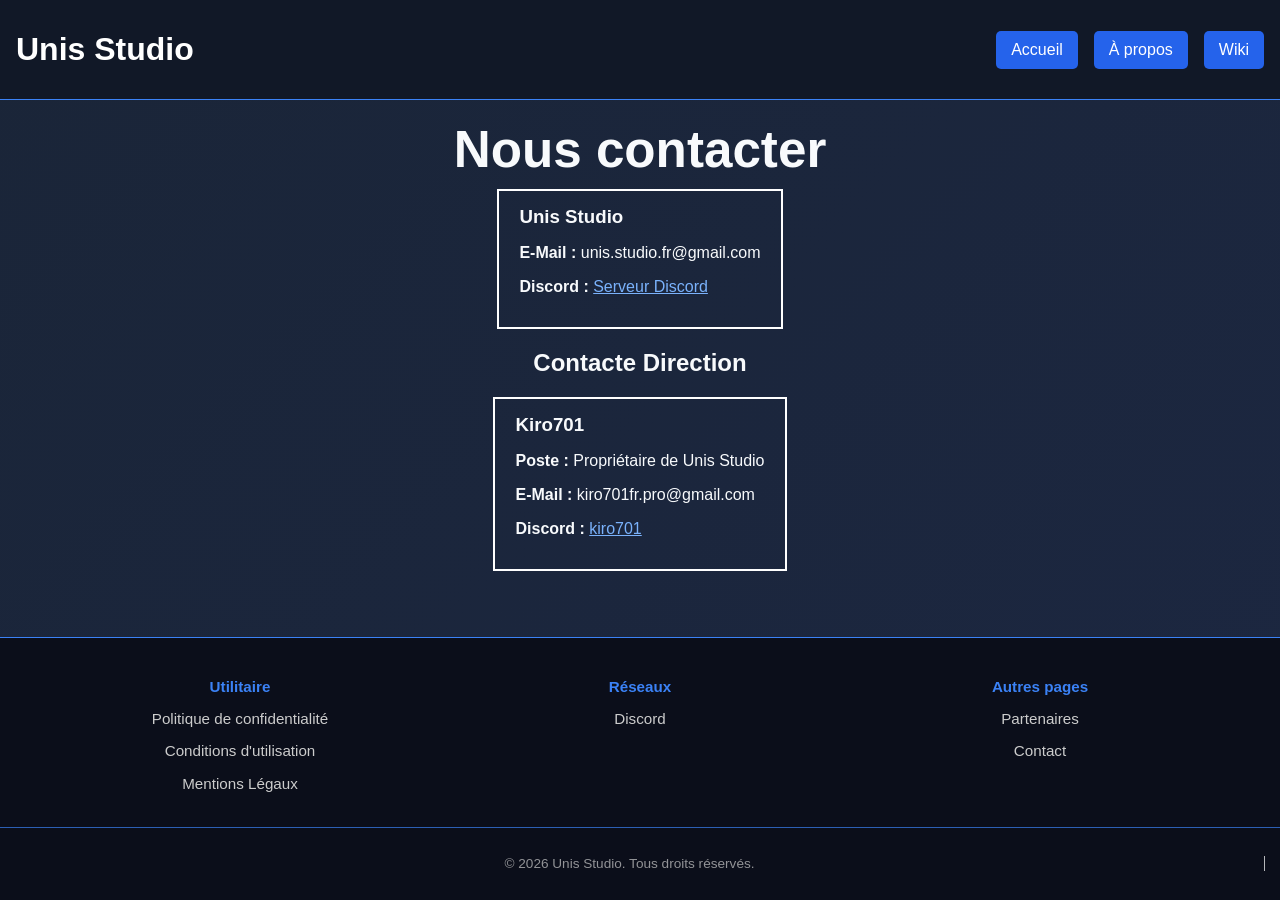
<file: contact.html>
<!DOCTYPE html>
<html lang="fr">
<head>
    <link rel="icon" href="assets/images/logo/UnisStudio.png">
    <meta charset="UTF-8">
    <meta name="viewport" content="width=device-width, initial-scale=1.0">
    <title>Contact • Unis Studio</title>
    <link rel="stylesheet" href="css/style.css">
    <link rel="stylesheet" href="css/layout.css">
    <link rel="stylesheet" href="css/contact.css">
    <!-- Preview Page -->
    <meta property="og:title" content="Unis Studio | By H.M.C.">
    <meta property="og:description" content="Unis Studio est un studio de développement de logiciels et jeux vidéos">
    <meta property="og:type" content="website">
    <meta property="og:url" content="https://unis-studio.github.io/site/assets/images/logo/UnisStudio.png">
</head>
<body>
    <div id="header"></div>

    <main>
        <h1>Nous contacter</h4>
        <div class="contact-perso">
            <h3>Unis Studio</h3>
            <div class="contact-info">
                <p><strong>E-Mail : </strong> unis.studio.fr@gmail.com</p>
                <p><strong>Discord : </strong><a href="https://discord.gg/VnKawrypvf">Serveur Discord</a></p>
            </div>
        </div>
        <h2>Contacte Direction</h3>
        <div class="contact-perso">
            <h3>Kiro701</h2>
            <div class="contact-info">
                <p><strong>Poste : </strong>Propriétaire de Unis Studio</p>
                <p><strong>E-Mail : </strong>kiro701fr.pro@gmail.com</p>
                <p><strong>Discord : </strong><a href="https://discord.com/users/1435740263346864169">kiro701</a></p>
            </div>
        </div>
        
    </main>

    <div id="footer"></div>

    <script src="js/layout.js"></script>
</html>
</file>
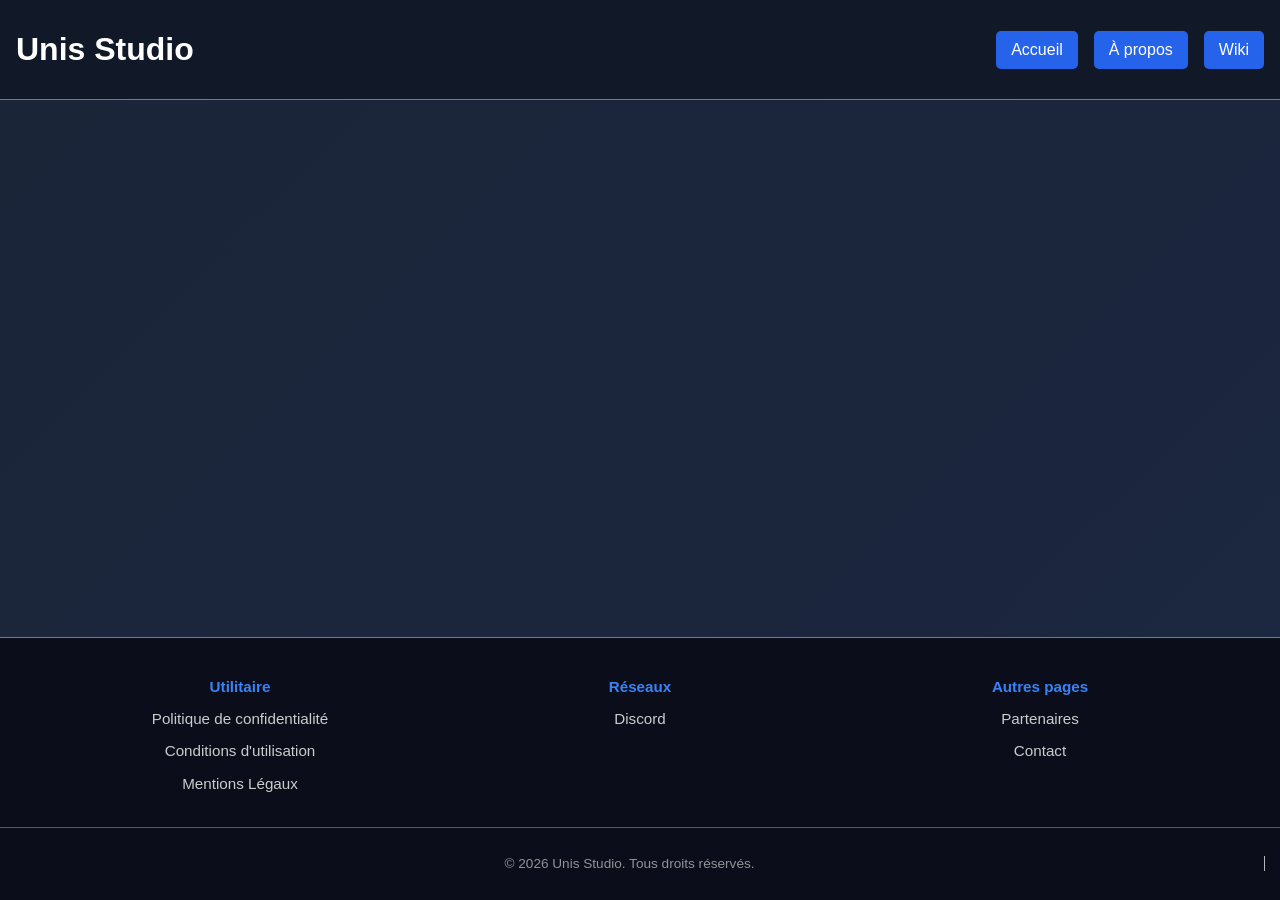
<file: mention.html>
<!DOCTYPE html>
<html lang="fr">
<head>
    <link rel="icon" href="assets/images/logo/Logo_UNIS_Studio-white.png">
    <meta charset="UTF-8">
    <meta name="viewport" content="width=device-width, initial-scale=1.0">
    <title>Mentions légaux • Unis Studio</title>
    <link rel="stylesheet" href="css/style.css">
    <link rel="stylesheet" href="css/layout.css">
    <!-- Preview Page -->
    <meta property="og:title" content="Unis Studio | By H.M.C.">
    <meta property="og:description" content="Unis Studio est un studio de développement de logiciels et jeux vidéos">
    <meta property="og:type" content="website">
    <meta property="og:url" content="https://unis-studio.github.io/site/assets/images/logo/UnisStudio.png">
</head>
<body>
    <div id="header"></div>

    <main>
        
    </main>

    <div id="footer"></div>

    <script src="./js/layout.js"></script>
</html>
</file>
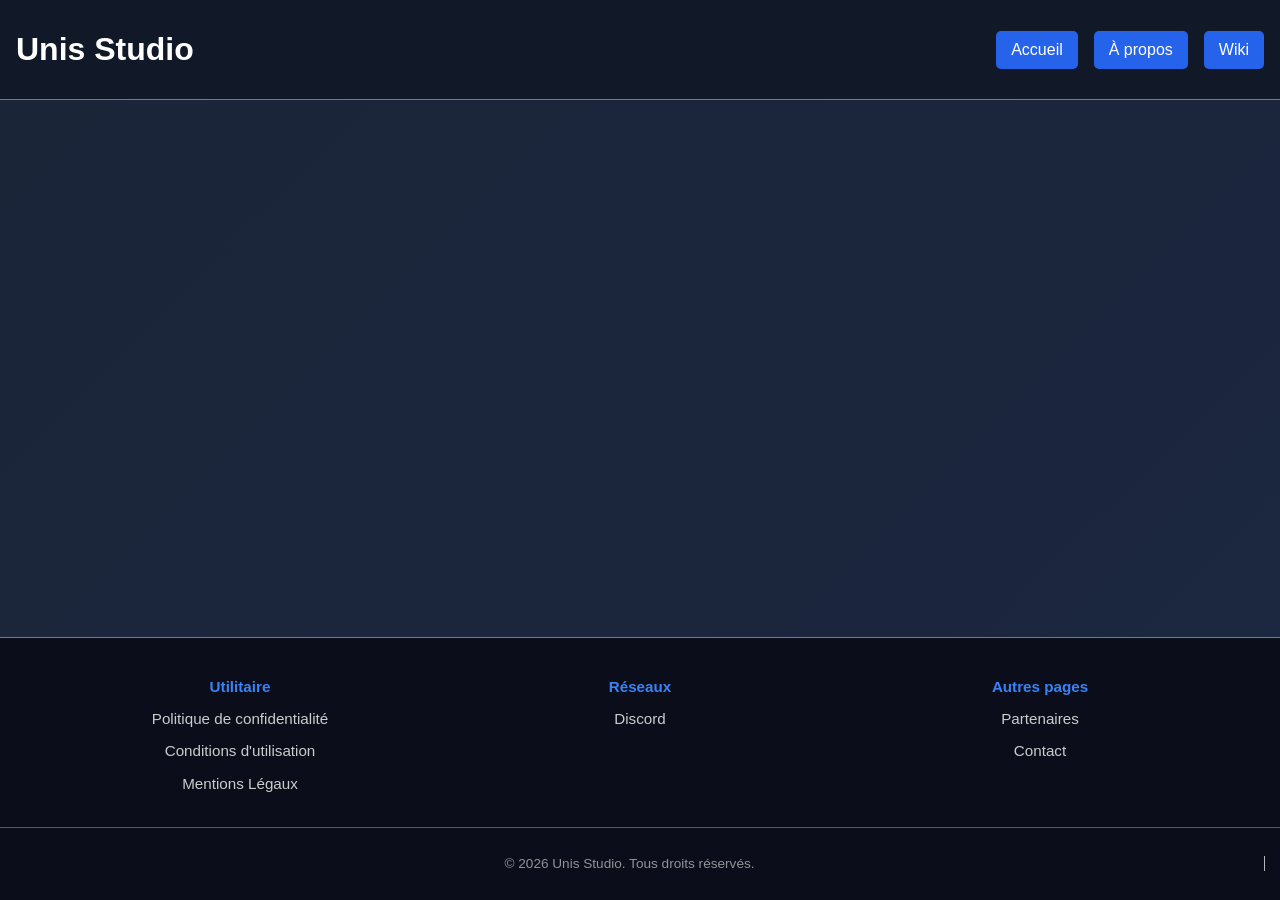
<file: partenaire.html>
<!DOCTYPE html>
<html lang="fr">
<head>
    <link rel="icon" href="assets/images/logo/Logo_UNIS_Studio-white.png">
    <meta charset="UTF-8">
    <meta name="viewport" content="width=device-width, initial-scale=1.0">
    <title>Partenaires • Unis Studio</title>
    <link rel="stylesheet" href="css/style.css">
    <link rel="stylesheet" href="css/layout.css">
</head>
<body>
    <div id="header"></div>

    <main>
        
    </main>

    <div id="footer"></div>

    <script src="./js/layout.js"></script>
</html>
</file>
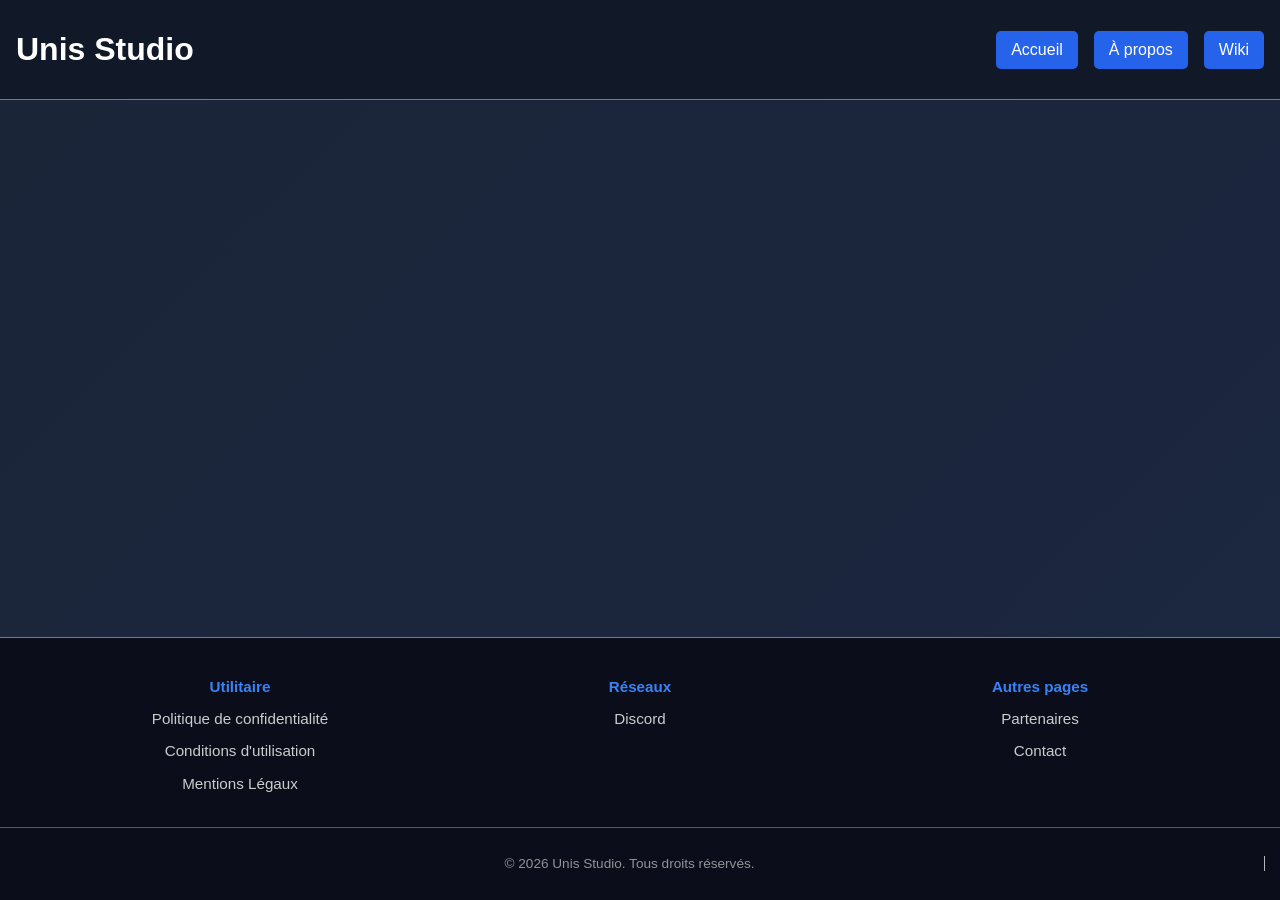
<file: privacy.html>
<!DOCTYPE html>
<html lang="fr">
<head>
    <link rel="icon" href="assets/images/logo/Logo_UNIS_Studio-white.png">
    <meta charset="UTF-8">
    <meta name="viewport" content="width=device-width, initial-scale=1.0">
    <title>Politique de confidentialité • Unis Studio</title>
    <link rel="stylesheet" href="css/style.css">
    <link rel="stylesheet" href="css/layout.css">
</head>
<body>
    <div id="header"></div>

    <main>
        
    </main>

    <div id="footer"></div>

    <script src="js/layout.js"></script>
</html>
</file>
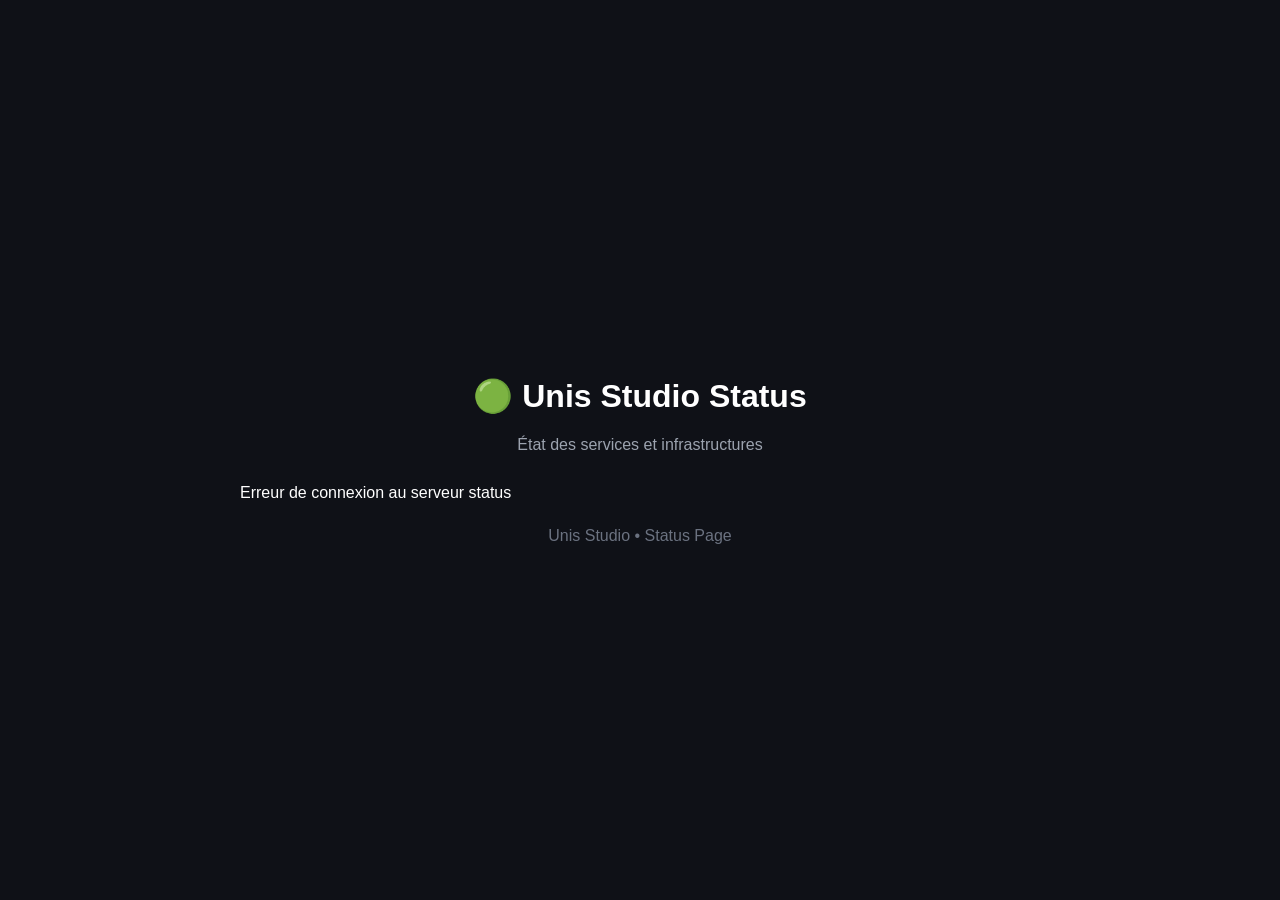
<file: status.html>
<!DOCTYPE html>
<html lang="fr">
<head>
    <link rel="icon" href="assets/images/logo/Logo_UNIS_Studio-white.png">
<meta charset="UTF-8">
<meta name="viewport" content="width=device-width, initial-scale=1.0">
<title>Unis Studio - Status</title>

<style>
*{box-sizing:border-box;font-family:Inter,Arial,sans-serif}
body{margin:0;background:#0f1117;color:white;display:flex;justify-content:center;align-items:center;min-height:100vh}
.container{width:90%;max-width:800px}
.header{text-align:center;margin-bottom:30px}
.header h1{font-size:32px}
.header p{color:#9ca3af}

.card{
    background:#181b23;
    border:1px solid #252a35;
    border-radius:14px;
    padding:20px;
    margin-bottom:15px;
    display:flex;
    justify-content:space-between;
    align-items:center;
}

.service{display:flex;align-items:center;gap:15px}
.icon{font-size:25px}
.name{font-size:18px;font-weight:bold}
.status{color:#9ca3af;font-size:14px}

.badge{
    padding:8px 15px;
    border-radius:20px;
    font-weight:bold;
    font-size:14px;
}

.green{background:#16a34a}
.red{background:#dc2626}
.yellow{background:#ca8a04}

.footer{text-align:center;margin-top:25px;color:#6b7280}
</style>
</head>

<body>
<div class="container">
    <div class="header">
        <h1>🟢 Unis Studio Status</h1>
        <p>État des services et infrastructures</p>
    </div>

    <div id="services">Chargement...</div>

    <div class="footer">Unis Studio • Status Page</div>
</div>

<script>
const API="http://192.168.1.149:3100/status";
const KEY="unis-status-secret";

async function loadStatus(){
    try{
        const response=await fetch(API,{
            headers:{
                "x-api-key":KEY
            }
        });

        const data=await response.json();
        let html="";

        data.forEach(service=>{
            let badge="";
            let color="";

            if(service.status==="online"){
                badge="OPÉRATIONNEL";
                color="green";
            }else if(service.status==="starting"){
                badge="DÉMARRAGE";
                color="yellow";
            }else{
                badge="DOWN";
                color="red";
            }

            html+=`
            <div class="card">
                <div class="service">
                    <div class="icon">${service.icon}</div>
                    <div>
                        <div class="name">${service.name}</div>
                        <div class="status">Dernière vérification : maintenant</div>
                    </div>
                </div>
                <div class="badge ${color}">${badge}</div>
            </div>`;
        });

        document.getElementById("services").innerHTML=html;

    }catch(error){
        document.getElementById("services").innerHTML=
        "<p>Erreur de connexion au serveur status</p>";
    }
}

loadStatus();
setInterval(loadStatus,30000);
</script>

</body>
</html>
</file>
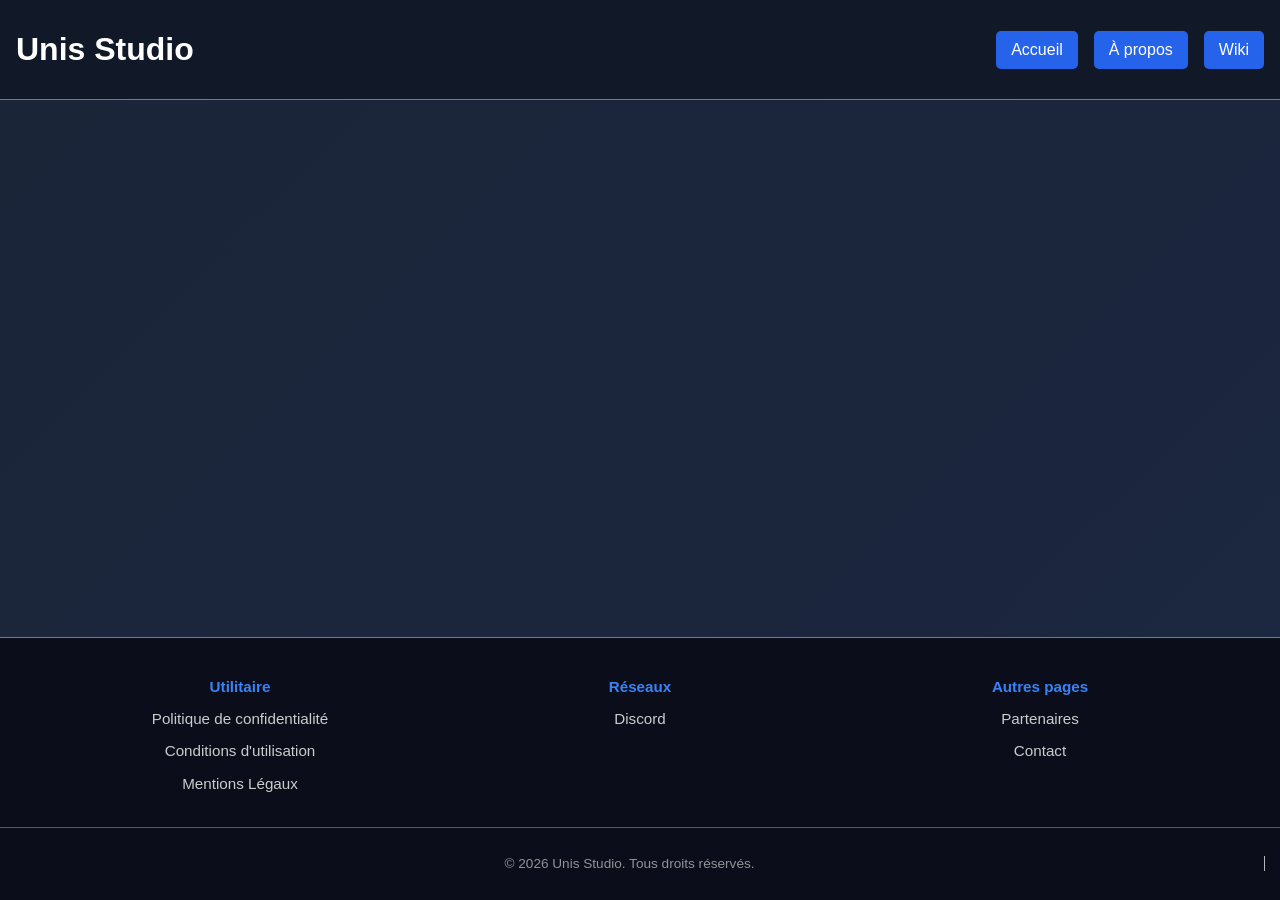
<file: terms.html>
<!DOCTYPE html>
<html lang="fr">
<head>
    <link rel="icon" href="assets/images/logo/Logo_UNIS_Studio-white.png">
    <meta charset="UTF-8">
    <meta name="viewport" content="width=device-width, initial-scale=1.0">
    <title>Conditions d'utilisation • Unis Studio</title>
    <link rel="stylesheet" href="css/style.css">
    <link rel="stylesheet" href="css/layout.css">
</head>
<body>
    <div id="header"></div>

    <main>
        
        
    </main>

    <div id="footer"></div>

    <script src="js/layout.js"></script>
</html>
</file>
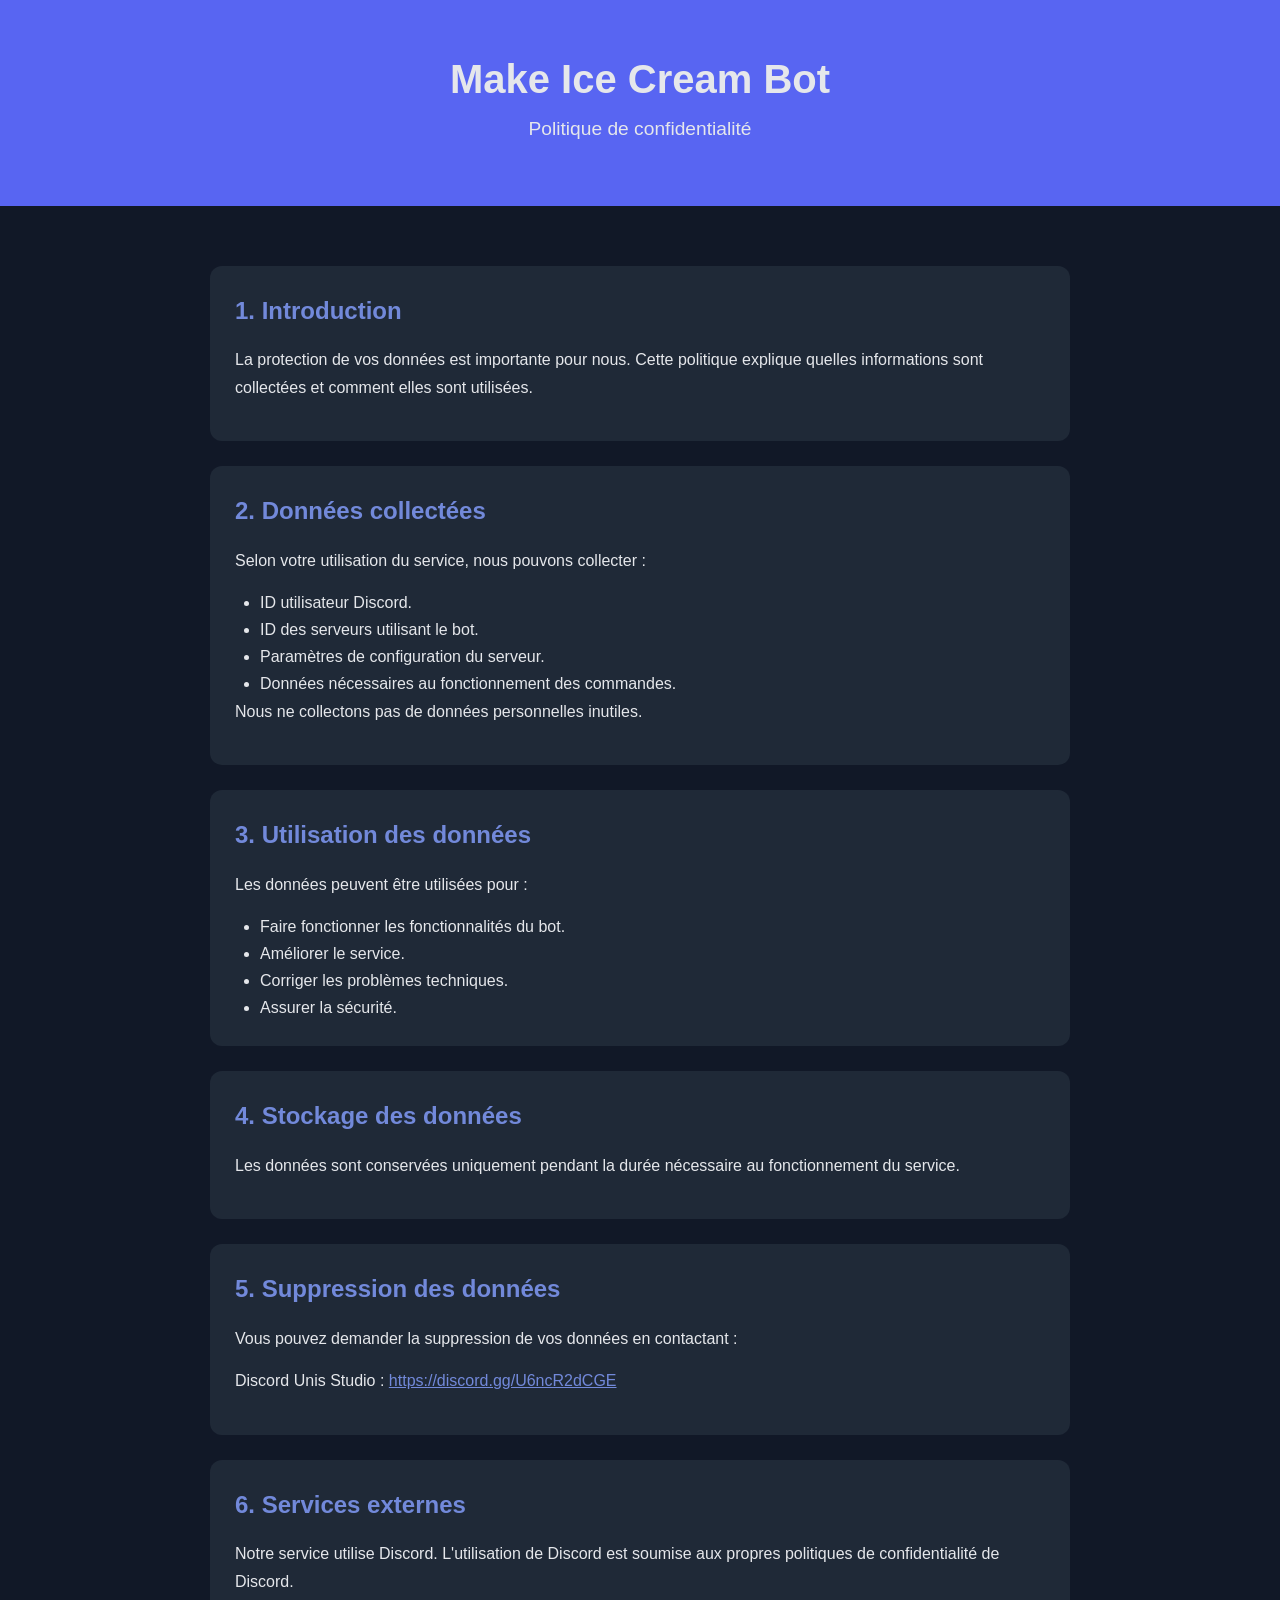
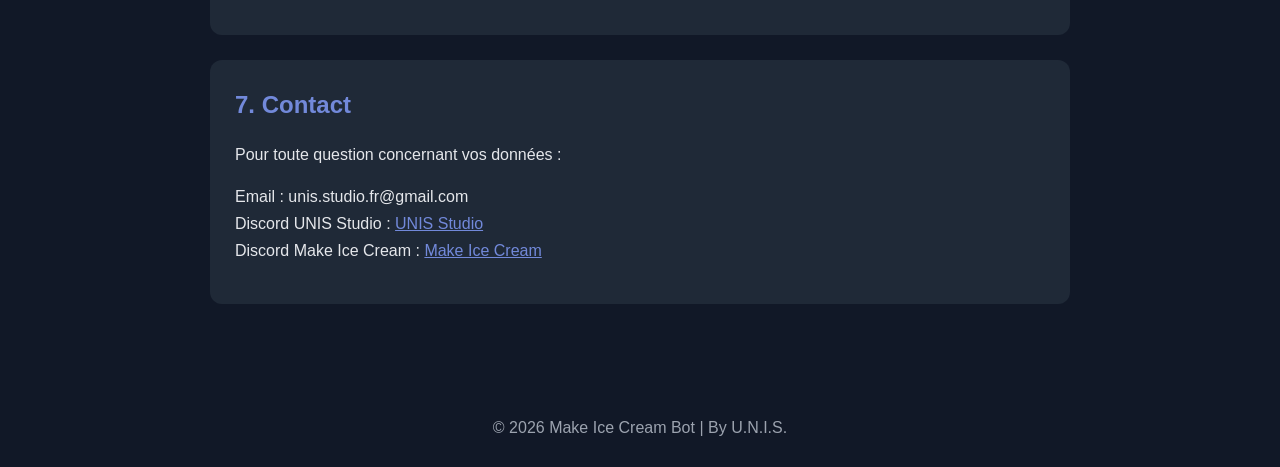
<file: legals/MakeIceCream/privacy.html>
<!DOCTYPE html>
<html lang="fr">
<head>
    <meta charset="UTF-8">
    <meta name="viewport" content="width=device-width, initial-scale=1.0">
    <title>Politique de confidentialité</title>
    <link rel="stylesheet" href="style.css">
</head>


<body>

<header>
    <h1>Make Ice Cream Bot</h1>
    <p>Politique de confidentialité</p>
</header>


<main>


<section>
    <h2>1. Introduction</h2>

    <p>
        La protection de vos données est importante pour nous.
        Cette politique explique quelles informations sont collectées
        et comment elles sont utilisées.
    </p>

</section>


<section>
    <h2>2. Données collectées</h2>

    <p>
        Selon votre utilisation du service, nous pouvons collecter :
    </p>

    <ul>
        <li>ID utilisateur Discord.</li>
        <li>ID des serveurs utilisant le bot.</li>
        <li>Paramètres de configuration du serveur.</li>
        <li>Données nécessaires au fonctionnement des commandes.</li>
    </ul>

    <p>
        Nous ne collectons pas de données personnelles inutiles.
    </p>

</section>


<section>
    <h2>3. Utilisation des données</h2>

    <p>
        Les données peuvent être utilisées pour :
    </p>

    <ul>
        <li>Faire fonctionner les fonctionnalités du bot.</li>
        <li>Améliorer le service.</li>
        <li>Corriger les problèmes techniques.</li>
        <li>Assurer la sécurité.</li>
    </ul>

</section>


<section>
    <h2>4. Stockage des données</h2>

    <p>
        Les données sont conservées uniquement pendant la durée nécessaire
        au fonctionnement du service.
    </p>

</section>


<section>
    <h2>5. Suppression des données</h2>

    <p>
        Vous pouvez demander la suppression de vos données en contactant :
    </p>

    <p>
        Discord Unis Studio : <a href="https://discord.gg/U6ncR2dCGE">https://discord.gg/U6ncR2dCGE</a><br>
    </p>

</section>


<section>
    <h2>6. Services externes</h2>

    <p>
        Notre service utilise Discord. L'utilisation de Discord est soumise
        aux propres politiques de confidentialité de Discord.
    </p>

</section>


<section>
    <h2>7. Contact</h2>

    <p>
        Pour toute question concernant vos données :
    </p>

    <p>
        Email : unis.studio.fr@gmail.com<br>
        Discord UNIS Studio : <a href="https://discord.gg/U6ncR2dCGE">UNIS Studio</a><br>
        Discord Make Ice Cream : <a href="https://discord.gg/RaKKY3TPsY">Make Ice Cream</a>
    </p>

</section>


</main>


<footer>
    © 2026 Make Ice Cream Bot | By U.N.I.S.
</footer>


</body>

</html>
</file>
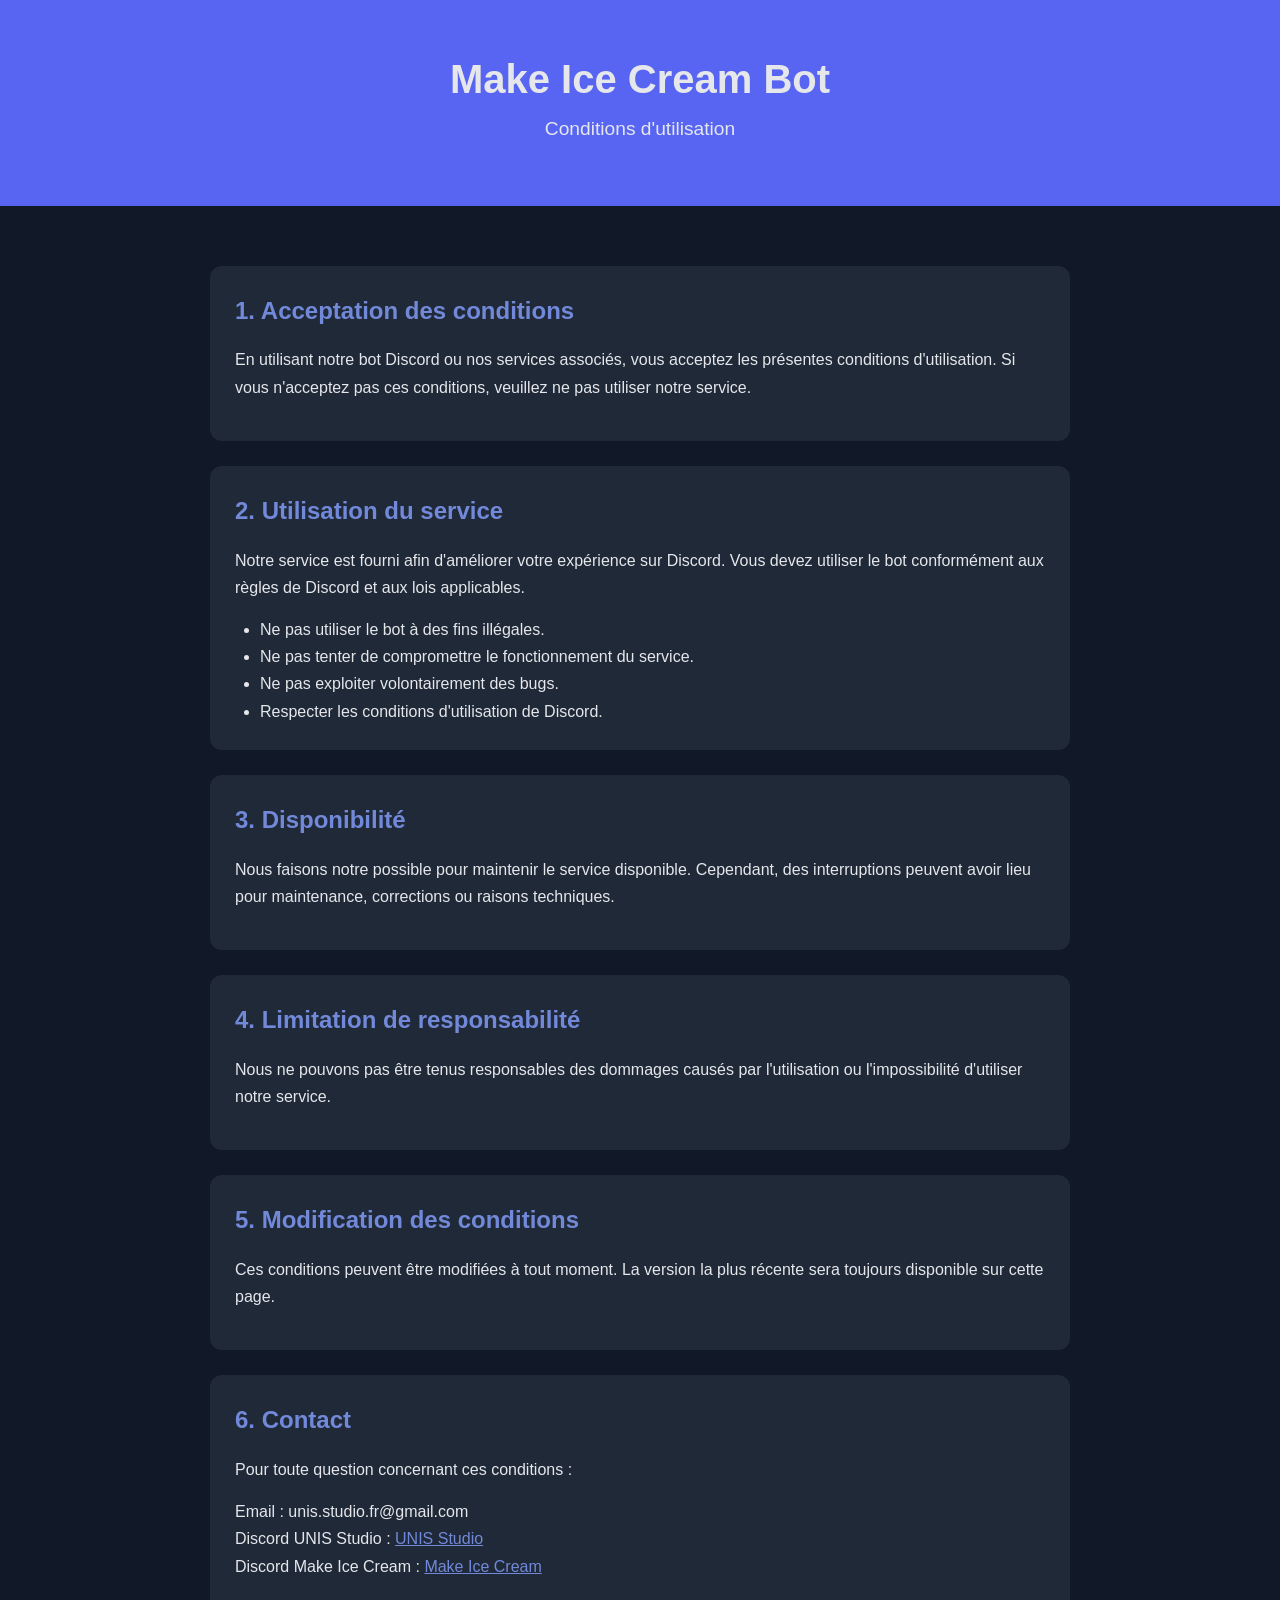
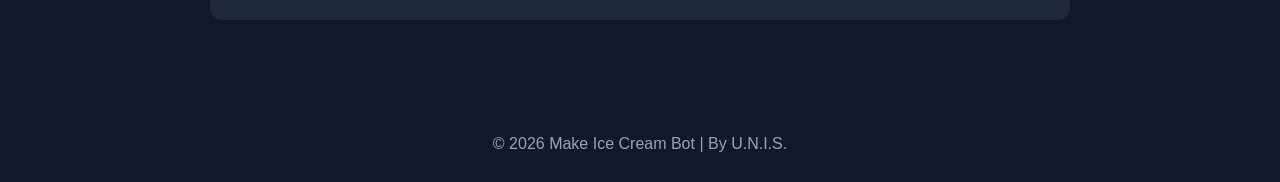
<file: legals/MakeIceCream/terms.html>
<!DOCTYPE html>
<html lang="fr">
<head>
    <meta charset="UTF-8">
    <meta name="viewport" content="width=device-width, initial-scale=1.0">
    <title>Conditions d'utilisation</title>
    <link rel="stylesheet" href="style.css">
</head>

<body>

<header>
    <h1>Make Ice Cream Bot</h1>
    <p>Conditions d'utilisation</p>
</header>


<main>

<section>
    <h2>1. Acceptation des conditions</h2>
    <p>
        En utilisant notre bot Discord ou nos services associés,
        vous acceptez les présentes conditions d'utilisation.
        Si vous n'acceptez pas ces conditions, veuillez ne pas utiliser
        notre service.
    </p>
</section>


<section>
    <h2>2. Utilisation du service</h2>

    <p>
        Notre service est fourni afin d'améliorer votre expérience sur
        Discord. Vous devez utiliser le bot conformément aux règles de
        Discord et aux lois applicables.
    </p>

    <ul>
        <li>Ne pas utiliser le bot à des fins illégales.</li>
        <li>Ne pas tenter de compromettre le fonctionnement du service.</li>
        <li>Ne pas exploiter volontairement des bugs.</li>
        <li>Respecter les conditions d'utilisation de Discord.</li>
    </ul>

</section>


<section>
    <h2>3. Disponibilité</h2>

    <p>
        Nous faisons notre possible pour maintenir le service disponible.
        Cependant, des interruptions peuvent avoir lieu pour maintenance,
        corrections ou raisons techniques.
    </p>

</section>


<section>
    <h2>4. Limitation de responsabilité</h2>

    <p>
        Nous ne pouvons pas être tenus responsables des dommages causés
        par l'utilisation ou l'impossibilité d'utiliser notre service.
    </p>

</section>


<section>
    <h2>5. Modification des conditions</h2>

    <p>
        Ces conditions peuvent être modifiées à tout moment.
        La version la plus récente sera toujours disponible sur cette page.
    </p>

</section>


<section>
    <h2>6. Contact</h2>

    <p>
        Pour toute question concernant ces conditions :
    </p>

    <p>
        Email : unis.studio.fr@gmail.com<br>
        Discord UNIS Studio : <a href="https://discord.gg/U6ncR2dCGE">UNIS Studio</a><br>
        Discord Make Ice Cream : <a href="https://discord.gg/RaKKY3TPsY">Make Ice Cream</a>
    </p>

</section>

</main>


<footer>
    © 2026 Make Ice Cream Bot | By U.N.I.S.
</footer>


</body>
</html>
</file>
<file: css/style.css>
:root {
    --primary-color: #3b82f6;
    --secondary-color: #111827;
    --background-color: #0f172a;
    --background-color-low: #151e2b;
    --background-color-high: #1e293b;
    --surface-color: #141f30;

    --text-color: #f8fafc;
    --text-secondary: #cbd5e1;

    --button-color: #2563eb;
    --button-hover: #1d4ed8;

    --background-color1: #1a2538;
    --background-color2: #0f172a;
    --background-color3: #1c2741;
}
html,
body {
    min-height: 100vh;
    margin: 0;
}

body {
    display: flex;
    flex-direction: column;
    background: linear-gradient(135deg, var(--background-color1) 0%, var(--background-color3) 50%, var(--background-color2) 100%);
    background-size: 200% 200%;
    animation: gradientMove 15s ease infinite;
    font-family: Arial, sans-serif;
    overflow-x: hidden;
}
main {
    flex: 1;
}
@keyframes gradientMove {
    0% {
        background-position: 0% 50%;
    }

    50% {
        background-position: 100% 50%;
    }

    100% {
        background-position: 0% 50%;
    }
}
</file>
<file: css/layout.css>
/* =========================
   GLOBAL
========================= */

* {
    box-sizing: border-box;
}


/* =========================
   HEADER
========================= */

.header-content {

    width: 100%;
    min-height: 100px;

    padding: 1rem;

    background-color: var(--secondary-color);
    color: white;

    display: flex;
    align-items: center;
    justify-content: space-between;
    gap: 1rem;

    border-bottom: 1px solid var(--primary-color);
}


#Header-Title {

    margin: 0;

    font-size: clamp(1.5rem, 3vw, 2rem);

    color: white;

    text-align: left;

}


.nav-link {

    display: flex;

    flex-wrap: wrap;

    justify-content: flex-end;

    align-items: center;

    gap: 1rem;

}


.nav-item {

    padding: 10px 15px;

    background-color: var(--button-color);

    color: var(--text-color-light);

    text-decoration: none;

    border-radius: 5px;

    white-space: nowrap;

    transition: .2s;
}


.nav-item:hover {

    text-decoration: underline;

}


/* =========================
   FOOTER
========================= */

.footer {

    margin-top: auto;

    background: #0b0e1a;

    color: #ccc;

    font-size: .95rem;

    border-top: 1px solid var(--primary-color);

}


.footer-content {

    width: min(1200px, 100%);

    margin: auto;

    padding: 20px;

    display: grid;

    grid-template-columns: repeat(auto-fit, minmax(220px, 1fr));

    gap: 40px;

}


.footer-mention {

    border-right: 1px solid white;

    padding-right: 20px;

}


.footer-link {

    color: white;

    text-decoration: none;

}


.footer-link:hover {

    text-decoration: underline;

}



.footer-content-links {

    display: grid;

    grid-template-columns: repeat(3, 1fr);

    gap: 20px;

}


.footer-block {

    text-align: center;

}


.footer-block h4 {

    color: var(--primary-color);

    margin-bottom: 15px;

}


.footer-block p {

    line-height: 1.6;

    opacity: .85;

}


.footer-block ul {

    list-style:none;

    padding:0;

}


.footer-block ul li {

    margin-bottom:10px;

}


.footer-block ul li a {

    color:#ccc;

    text-decoration:none;

    transition:.2s;

}


.footer-block ul li a:hover {

    color:var(--primary-light);

}



.footer-bottom {

    border-top:1px solid var(--primary-color);

    text-align:center;

    padding:15px;

    font-size:.85rem;

    opacity:.7;

}

#disabled {
    cursor: not-allowed;
}


/* =========================
   TABLETTE
========================= */

@media(max-width:768px){


    /* HEADER */

    .header-content {

        flex-direction:column;

        justify-content:center;

        text-align:center;

    }


    #Header-Title {

        text-align:center;

    }


    .nav-link {

        justify-content:center;

        width:100%;

    }



    /* FOOTER */


    .footer-content {

        grid-template-columns:1fr;

        text-align:center;

    }


    .footer-content-links {

        grid-template-columns:repeat(2,1fr);

    }


    .footer-mention {

        border-right:none;

        border-bottom:1px solid white;

        padding-right:0;

        padding-bottom:20px;

    }

}



/* =========================
   MOBILE
========================= */

@media(max-width:480px){


    .nav-link {

        flex-direction:column;

        width:100%;

    }


    .nav-item {

        width:100%;

        text-align:center;

    }


    .footer-content-links {

        grid-template-columns:1fr;

    }

}
</file>
<file: css/contact.css>
main {
    display: flex;
    flex-direction: column;
    color: var(--text-color);
    align-items: center;
    margin-top: 0px;
    margin-bottom: 0px;
    
}
h1 {
    font-size: clamp(2.2rem, 5vw, 3.2rem);
    margin-top: 20px;
    margin-bottom: 10px;
}
h2 {
    font-size: clamp();
}
.contact-perso {
    align-items:start;
    border: 2px solid white;
    padding: 15px 20px;

}
h3 {
    font-size: clamp();
    margin-top: 0px;
    margin-bottom: 0px;
}
.contact-info a {
    color: rgb(122, 178, 252);
}
</file>
<file: legals/MakeIceCream/style.css>
* {
    margin: 0;
    padding: 0;
    box-sizing: border-box;
}


body {
    font-family: Arial, Helvetica, sans-serif;
    background: #111827;
    color: #e5e7eb;
    line-height: 1.7;
}


header {
    background: #5865F2;
    text-align: center;
    padding: 45px 20px;
}


header h1 {
    font-size: 2.5rem;
}


header p {
    font-size: 1.2rem;
}


main {
    max-width: 900px;
    margin: 40px auto;
    padding: 20px;
}


section {
    background: #1f2937;
    padding: 25px;
    margin-bottom: 25px;
    border-radius: 12px;
}


h2 {
    color: #7289da;
    margin-bottom: 15px;
}


p {
    margin-bottom: 15px;
}


ul {
    margin-left: 25px;
}


a {
    color: #7289da;
}


footer {
    text-align: center;
    padding: 25px;
    color: #9ca3af;
}


@media(max-width:600px){

    header h1 {
        font-size: 2rem;
    }

    main {
        padding: 10px;
    }

}
</file>
